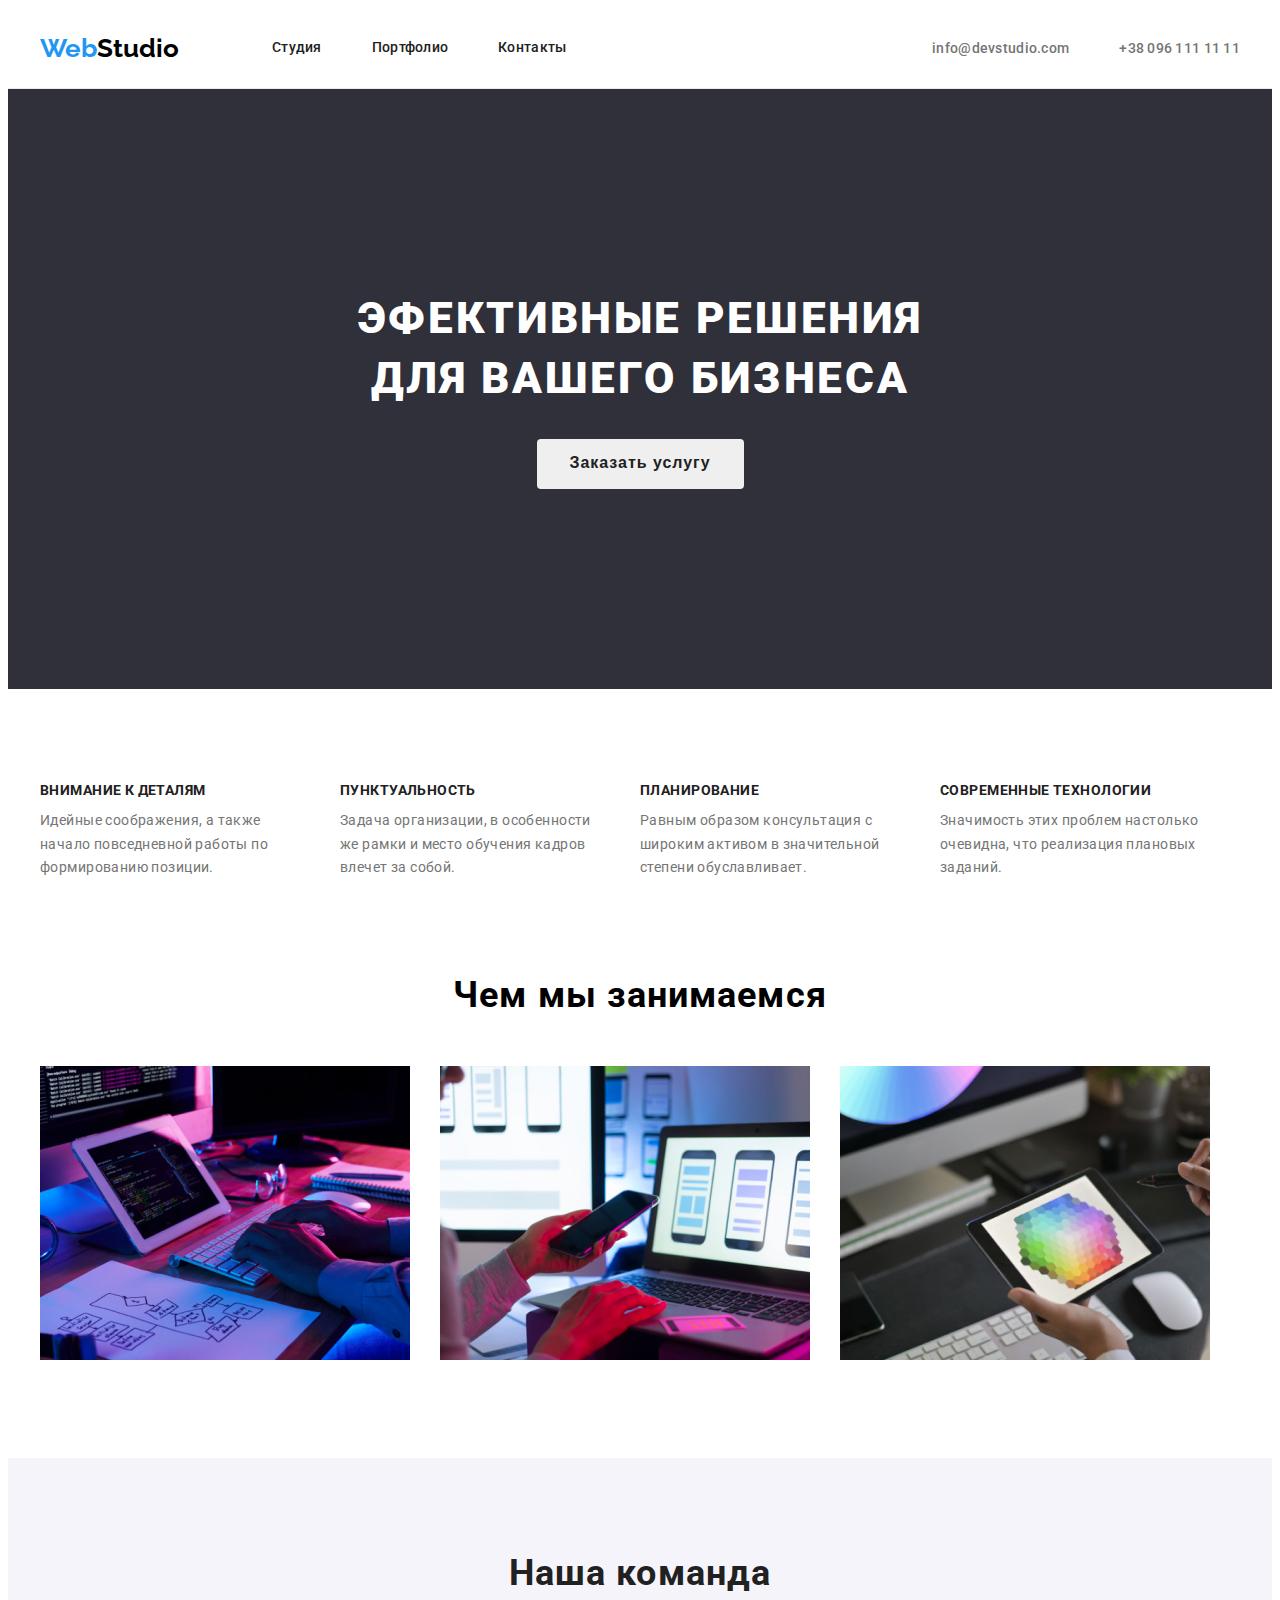
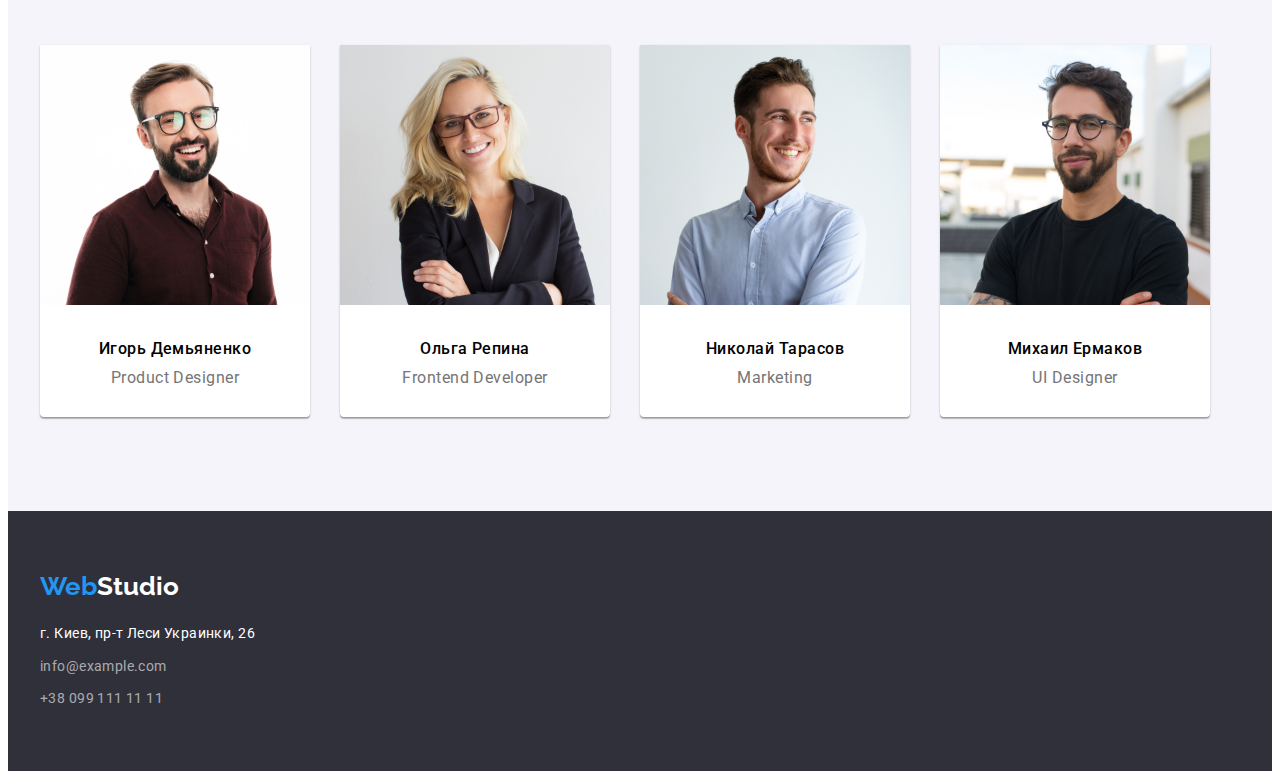
<file: index.html>
<!DOCTYPE html>
<html lang="ru">
  <head>
    <meta charset="UTF-8" />
    <meta http-equiv="X-UA-Compatible" content="IE=edge" />
    <meta name="viewport" content="width=device-width, initial-scale=1.0" />
    <title>Главнвя</title>
    <link rel="preconnect" href="https://fonts.googleapis.com" />
    <link rel="preconnect" href="https://fonts.gstatic.com" crossorigin />
    <link
      href="https://fonts.googleapis.com/css2?family=Raleway:wght@700&family=Roboto:wght@400;500;700;900&display=swap"
      rel="stylesheet"
    />
    <link
      rel="stylesheet"
      href="https://cdnjs.cloudflare.com/ajax/libs/modern-normalize/1.1.0/modern-normalize.min.css"
      integrity="sha512-wpPYUAdjBVSE4KJnH1VR1HeZfpl1ub8YT/NKx4PuQ5NmX2tKuGu6U/JRp5y+Y8XG2tV+wKQpNHVUX03MfMFn9Q=="
      crossorigin="anonymous"
      referrerpolicy="no-referrer"
    />
    <link rel="stylesheet" href="./css/styles.css" />
  </head>

  <body>
    <!-- Шапка сайта -->

    <header class="page-header">
      <div class="container header-style">
        <nav class="header-style">
          <a class="logo decor" href="./index.html"> <span class="logo-accent">Web</span>Studio</a>
          <ul class="list-style site-nav">
            <li class="item">
              <a class="hover-style link-style" href="./index.html">Студия</a>
            </li>
            <li class="item">
              <a class="hover-style link-style" href="./portfolio.html">Портфолио</a>
            </li>
            <li class="item">
              <a class="hover-style link-style" href="">Контакты</a>
            </li>
          </ul>
        </nav>

        <ul class="list-style contacts">
          <li class="contacts-item">
            <a class="contacts-link hover-style" href="mailto:info@devstudio.com"
              >info@devstudio.com</a
            >
          </li>
          <li class="contacts-item">
            <a class="contacts-link hover-style" href="tel:+380961111111">+38 096 111 11 11</a>
          </li>
        </ul>
      </div>
    </header>

    <!-- Основной контент -->

    <main>
      <section class="hero-section">
        <div class="container">
          <h1 class="hero-section-title">
            Эфективные решения <br />
            для вашего бизнеса
          </h1>
          <button type="button" class="hero-section-button">Заказать услугу</button>
        </div>
      </section>

      <!-- skill-section -->

      <section class="skill-section section">
        <div class="container">
          <h2 hidden>Скрытый заголовок</h2>
          <ul class="list-style">
            <li class="skill-section-list">
              <h3 class="skill-section-title">Внимание к деталям</h3>
              <p class="scill-section-text">
                Идейные соображения, а также начало повседневной работы по формированию позиции.
              </p>
            </li>
            <li class="skill-section-list">
              <h3 class="skill-section-title">Пунктуальность</h3>
              <p class="scill-section-text">
                Задача организации, в особенности же рамки и место обучения кадров влечет за собой.
              </p>
            </li>
            <li class="skill-section-list">
              <h3 class="skill-section-title">Планирование</h3>
              <p class="scill-section-text">
                Равным образом консультация с широким активом в значительной степени обуславливает.
              </p>
            </li>
            <li class="skill-section-list">
              <h3 class="skill-section-title">Современные технологии</h3>
              <p class="scill-section-text">
                Значимость этих проблем настолько очевидна, что реализация плановых заданий.
              </p>
            </li>
          </ul>
        </div>
      </section>

      <!-- work-section -->

      <section class="work-section section">
        <div class="container">
          <h2 class="work-section-title">Чем мы занимаемся</h2>
          <ul class="list-style">
            <li class="work-section-item">
              <img src="./images/work-pc.jpg" alt="Программист работающий в офисе" width="370" />
            </li>
            <li class="work-section-item">
              <img
                src="./images/work-notebook.jpg"
                hover-style
                alt="Дизайнеры разрабатываю мобильное приложение"
                width="370"
              />
            </li>
            <li class="work-section-item">
              <img
                src="./images/work-tablet.jpg"
                alt="Веб дизайн и выбор рабочего цвета"
                width="370"
              />
            </li>
          </ul>
        </div>
      </section>

      <!-- team-section -->

      <section class="team-section section">
        <div class="container">
          <h2 class="team-section-title">Наша команда</h2>
          <ul class="list-style">
            <li class="team-section-item">
              <img src="./images/igor.jpg" alt="Игорь Демьяненко" width="270" />
              <h3 class="team-section-person">Игорь Демьяненко</h3>
              <p class="team-section-text">Product Designer</p>
            </li>

            <li class="team-section-item">
              <img src="./images/olga.jpg" alt="Ольга Репина" width="270" />
              <h3 class="team-section-person">Ольга Репина</h3>
              <p class="team-section-text">Frontend Developer</p>
            </li>

            <li class="team-section-item">
              <img src="./images/nikolai.jpg" alt="Николай Тарасов" width="270" />
              <h3 class="team-section-person">Николай Тарасов</h3>
              <p class="team-section-text">Marketing</p>
            </li>

            <li class="team-section-item">
              <img src="./images/mihail.jpg" alt="Михаил Ермаков" width="270" />
              <h3 class="team-section-person">Михаил Ермаков</h3>
              <p class="team-section-text">UI Designer</p>
            </li>
          </ul>
        </div>
      </section>
    </main>

    <!-- Футер -->

    <footer class="footer-section">
      <div class="container">
        <a class="footer-logo" href="./index.html"
          ><span class="footer-logo-accent">Web</span>Studio</a
        >
        <address class="footer-adress">
          <ul class="list-style">
            <li>
              <a href="https://bit.ly/3pXMvUd"
                ><span class="footer-adress-style hover-style"
                  >г. Киев, пр-т Леси Украинки, 26</span
                ></a
              >
            </li>
            <li class="footer-item">
              <a href="mailto:info@example.com"
                ><span class="footer-contacts-style hover-style">info@example.com</span></a
              >
            </li>
            <li class="footer-item">
              <a href="tel:+380991111111"
                ><span class="footer-contacts-style hover-style">+38 099 111 11 11</span></a
              >
            </li>
          </ul>
        </address>
      </div>
    </footer>
  </body>
</html>
</file>
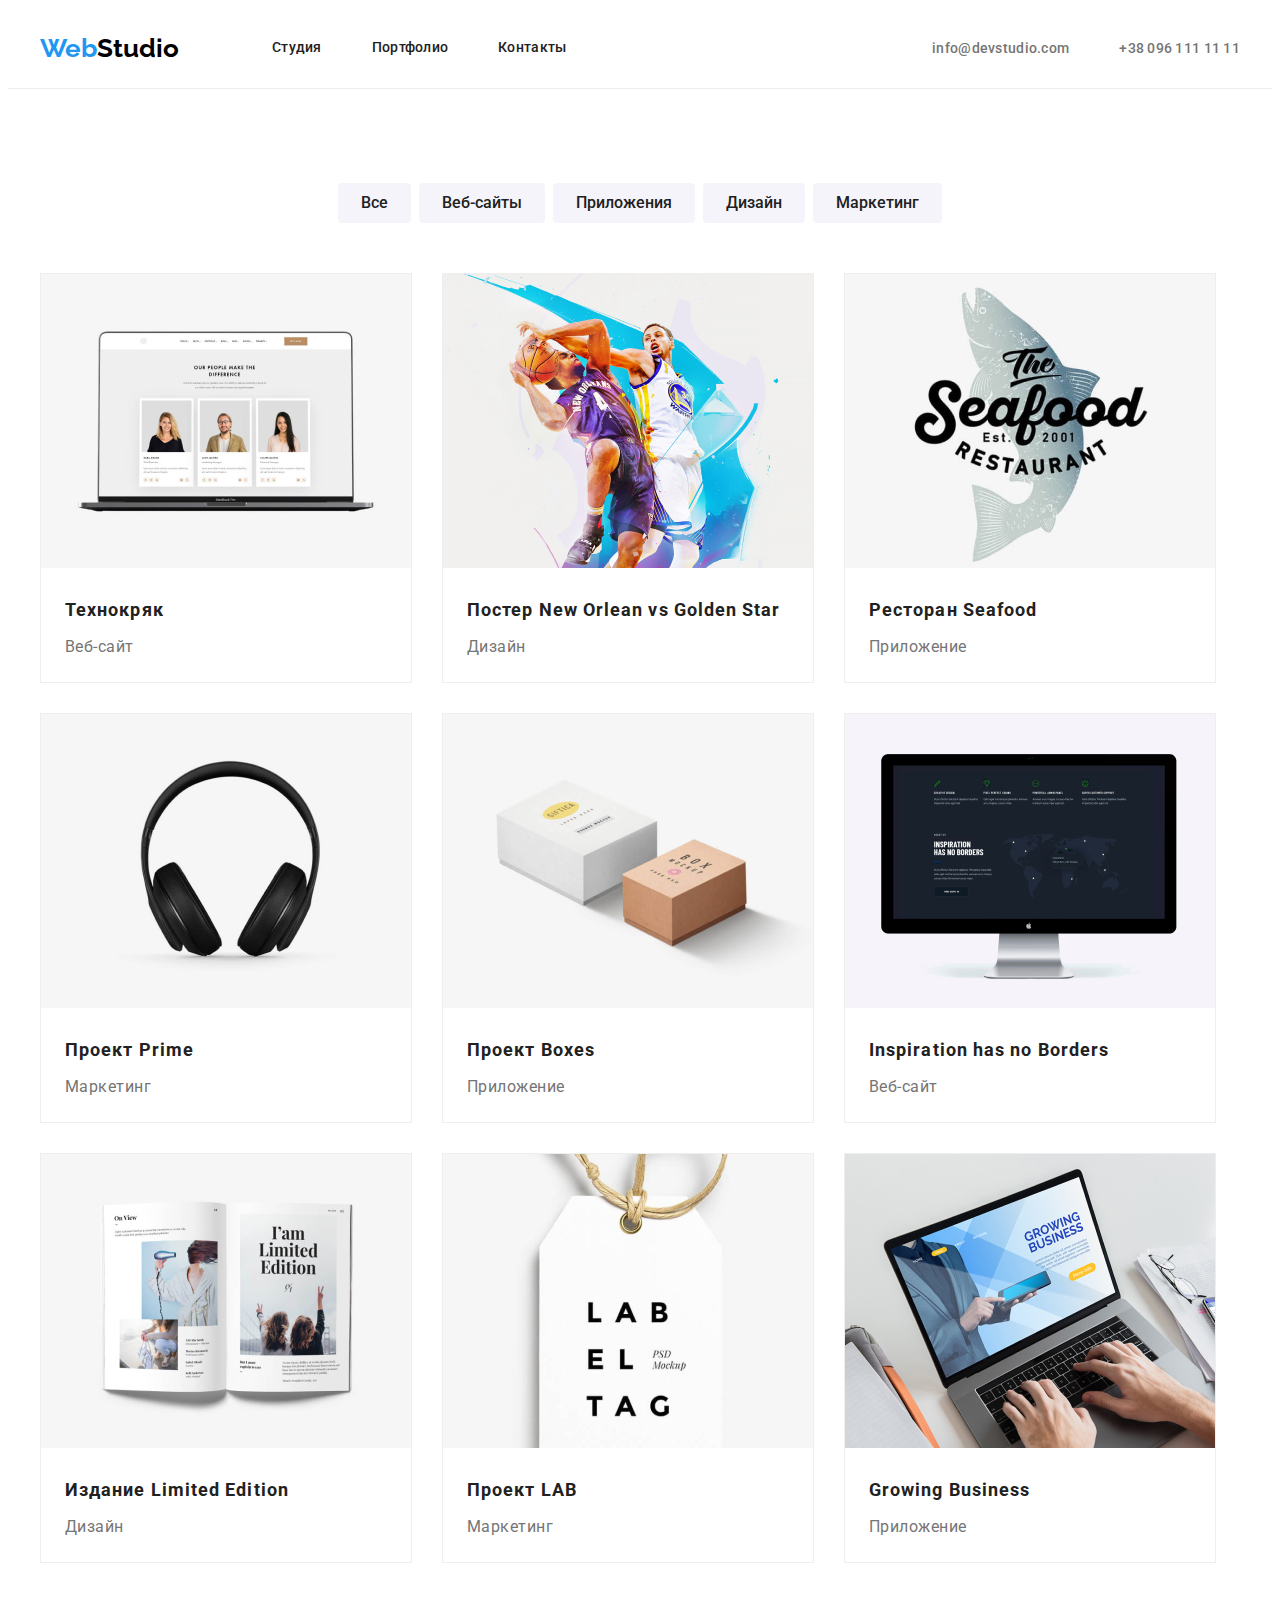
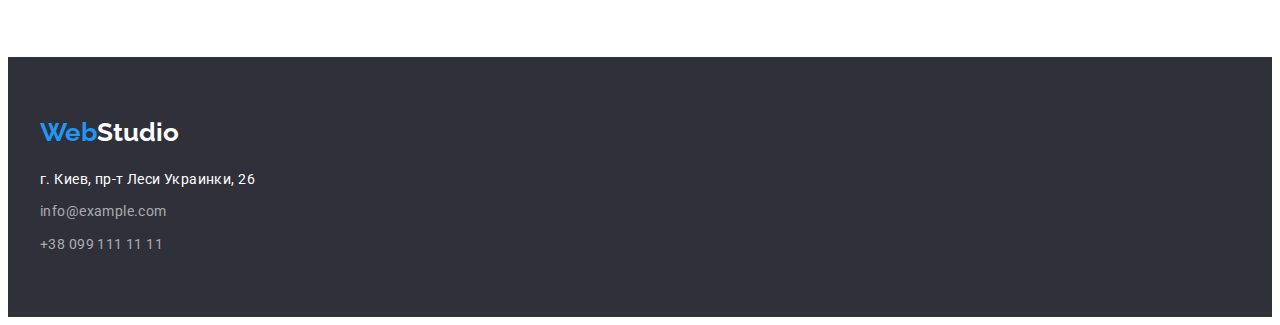
<file: portfolio.html>
<!DOCTYPE html>
<html lang="ru">
  <head>
    <meta charset="UTF-8" />
    <meta http-equiv="X-UA-Compatible" content="IE=edge" />
    <meta name="viewport" content="width=device-width, initial-scale=1.0" />
    <title>Портфолио</title>

    <link rel="preconnect" href="https://fonts.googleapis.com" />
    <link rel="preconnect" href="https://fonts.gstatic.com" crossorigin />
    <link
      href="https://fonts.googleapis.com/css2?family=Raleway:wght@700&family=Roboto:wght@400;500;700;900&display=swap"
      rel="stylesheet"
    />
    <link
      rel="stylesheet"
      href="https://cdnjs.cloudflare.com/ajax/libs/modern-normalize/1.1.0/modern-normalize.min.css"
      integrity="sha512-wpPYUAdjBVSE4KJnH1VR1HeZfpl1ub8YT/NKx4PuQ5NmX2tKuGu6U/JRp5y+Y8XG2tV+wKQpNHVUX03MfMFn9Q=="
      crossorigin="anonymous"
      referrerpolicy="no-referrer"
    />
    <link rel="stylesheet" href="./css/styles.css" />
  </head>

  <body>
    <!-- Шапка сайта -->

    <header class="page-header">
      <div class="container header-style">
        <nav class="header-style">
          <a class="logo decor" href="./index.html"> <span class="logo-accent">Web</span>Studio</a>
          <ul class="list-style site-nav">
            <li class="item">
              <a class="hover-style link-style" href="./index.html">Студия</a>
            </li>
            <li class="item">
              <a class="hover-style link-style" href="./portfolio.html">Портфолио</a>
            </li>
            <li class="item">
              <a class="hover-style link-style" href="">Контакты</a>
            </li>
          </ul>
        </nav>

        <ul class="list-style contacts">
          <li class="contacts-item">
            <a class="contacts-link hover-style" href="mailto:info@devstudio.com"
              >info@devstudio.com</a
            >
          </li>
          <li class="contacts-item">
            <a class="contacts-link hover-style" href="tel:+380961111111">+38 096 111 11 11</a>
          </li>
        </ul>
      </div>
    </header>

    <!-- Основной контент -->

    <main>
      <section class="main-section section">
        <div class="container">
          <h1 hidden>Примеры работ</h1>
          <ul class="list-style button-list">
            <li class="button-item">
              <button type="button" class="main-section-button">Все</button>
            </li>
            <li class="button-item">
              <button type="button" class="main-section-button">Веб-сайты</button>
            </li>
            <li class="button-item">
              <button type="button" class="main-section-button">Приложения</button>
            </li>
            <li class="button-item">
              <button type="button" class="main-section-button">Дизайн</button>
            </li>
            <li class="button-item">
              <button type="button" class="main-section-button">Маркетинг</button>
            </li>
          </ul>

          <ul class="list-style project-list">
            <li class="project-item">
              <img src="./images/techbook.jpg" alt="Технокряк" width="370" />
              <div class="project-text">
                <h3 class="main-section-projects">Технокряк</h3>
                <p class="main-section-title">Веб-сайт</p>
              </div>
            </li>

            <li class="project-item">
              <img
                src="./images/poster-new-orlean.jpg"
                alt="Постер New Orlean vs Golden Star"
                width="370"
              />
              <div class="project-text">
                <h3 class="main-section-projects">Постер New Orlean vs Golden Star</h3>
                <p class="main-section-title">Дизайн</p>
              </div>
            </li>

            <li class="project-item">
              <img src="./images/rest-seafood.jpg" alt="Ресторан Seafood" width="370" />
              <div class="project-text">
                <h3 class="main-section-projects">Ресторан Seafood</h3>
                <p class="main-section-title">Приложение</p>
              </div>
            </li>

            <li class="project-item">
              <img src="./images/project-prime.jpg" alt="Проект Prime" width="370" />
              <div class="project-text">
                <h3 class="main-section-projects">Проект Prime</h3>
                <p class="main-section-title">Маркетинг</p>
              </div>
            </li>

            <li class="project-item">
              <img src="./images/project-boxes.jpg" alt="Проект Boxes" width="370" />
              <div class="project-text">
                <h3 class="main-section-projects">Проект Boxes</h3>
                <p class="main-section-title">Приложение</p>
              </div>
            </li>

            <li class="project-item">
              <img
                src="./images/inspiration-has-no-b.jpg"
                alt="Inspiration has no Borders"
                width="370"
              />
              <div class="project-text">
                <h3 class="main-section-projects">Inspiration has no Borders</h3>
                <p class="main-section-title">Веб-сайт</p>
              </div>
            </li>

            <li class="project-item">
              <img src="./images/edition-le.jpg" alt="Издание Limited Edition" width="370" />
              <div class="project-text">
                <h3 class="main-section-projects">Издание Limited Edition</h3>
                <p class="main-section-title">Дизайн</p>
              </div>
            </li>

            <li class="project-item">
              <img src="./images/project-lab.jpg" alt="Проект LAB" width="370" />
              <div class="project-text">
                <h3 class="main-section-projects">Проект LAB</h3>
                <p class="main-section-title">Маркетинг</p>
              </div>
            </li>

            <li class="project-item">
              <img src="./images/growing-business.jpg" alt="Growing Business" width="370" />
              <div class="project-text">
                <h3 class="main-section-projects">Growing Business</h3>
                <p class="main-section-title">Приложение</p>
              </div>
            </li>
          </ul>
        </div>
      </section>
    </main>

    <!-- Футер -->

    <footer class="footer-section">
      <div class="container">
        <a class="footer-logo" href="./index.html"
          ><span class="footer-logo-accent">Web</span>Studio</a
        >
        <address class="footer-adress">
          <ul class="list-style">
            <li>
              <a href="https://bit.ly/3pXMvUd"
                ><span class="footer-adress-style hover-style"
                  >г. Киев, пр-т Леси Украинки, 26</span
                ></a
              >
            </li>
            <li class="footer-item">
              <a href="mailto:info@example.com"
                ><span class="footer-contacts-style hover-style">info@example.com</span></a
              >
            </li>
            <li class="footer-item">
              <a href="tel:+380991111111"
                ><span class="footer-contacts-style hover-style">+38 099 111 11 11</span></a
              >
            </li>
          </ul>
        </address>
      </div>
    </footer>
  </body>
</html>
</file>
<file: css/styles.css>
:root {
  --primary-text-color: #212121;
  --second-text-color: #757575;
  --accent-color: #2196f3;
  --white-text-color: #ffffff;
  --main-background-color: #ffffff;
}

body {
  font-family: 'Roboto', sans-serif;
  font-style: normal;
  background: var(--main-background-color);
}

h1,
h2,
h3,
h4,
h5,
h6,
p {
  margin: 0;
}

.list-style {
  list-style: none;
  text-decoration: none;
  padding: 0;
  margin: 0;
}

.decor {
  text-decoration: none;
}

.hover-style:hover,
hover-style:focus {
  color: var(--accent-color);
  text-decoration: none;
}

.container {
  width: 100%;
  max-width: 1200px;
  padding-left: 15px;
  padding-right: 15px;
  margin-left: auto;
  margin-right: auto;
  /* outline: 2px solid tomato; */
}

.section {
  padding-top: 94px;
  padding-bottom: 94px;
}

/* Шапка общая*/

.page-header {
  border-bottom: 1px solid #ececec;
}

.header-style {
  display: flex;
  align-items: center;
}

.site-nav {
  display: flex;
  margin-left: 93px;
}

/* .site-nav .item {
  outline: 2px solid tomato;
} */

.site-nav .item + .item {
  margin-left: 50px;
}

.logo {
  font-family: 'Raleway';
  font-style: 400;
  font-weight: 700;
  font-size: 26px;
  line-height: 1.19;
  color: #000000;
}

.logo-accent {
  color: var(--accent-color);
}

.link-style {
  display: block;
  padding-top: 32px;
  padding-bottom: 32px;

  color: var(--primary-text-color);

  font-style: normal;
  font-weight: 500;
  font-size: 14px;
  line-height: 1.14;
  letter-spacing: 0.02em;
  text-decoration: none;
}

.contacts .contacts-item + .contacts-item {
  margin-left: 50px;
}

.contacts {
  display: flex;
  margin-left: auto;
}

.contacts-link {
  font-weight: 500;
  font-size: 14px;
  line-height: 1.14;
  letter-spacing: 0.02em;
  color: var(--second-text-color);
  text-decoration: none;
}

/* Основной контент - главная */

.hero-section {
  background: #2f303a;
  padding-top: 200px;
  padding-bottom: 200px;
  text-align: center;
}

.hero-section-title {
  font-style: n400;
  font-weight: 900;
  font-size: 44px;
  line-height: 1.36;

  text-align: center;
  letter-spacing: 0.06em;
  text-transform: uppercase;
  color: var(--white-text-color);
  /* padding-top: 200px; */
  margin-bottom: 30px;
}

.hero-section-button {
  min-width: 200px;
  height: 50px;
  cursor: pointer;
  font-weight: 700;
  font-size: 16px;
  line-height: 0.53;
  align-items: center;
  text-align: center;
  letter-spacing: 0.06em;
  color: var(--primary-text-color);
  border-radius: 4px;
  padding: 10px 32px;
  border: 1px solid transparent;
}

.hero-section-button:hover,
.hero-section-button:focus {
  background-color: #2196f3;
  color: var(--white-text-color);
}

/* skill-section */

.skill-section-list {
  width: 270px;
  flex-wrap: wrap;
  /* margin-right: 30px; */
}

.skill-section-list:not(:last-child) {
  margin-right: 30px;
}

.skill-section .list-style {
  display: flex;
  /* outline: 2px solid tomato; */
}

.skill-section-title {
  font-weight: 700;
  font-size: 14px;
  line-height: 1.14;
  letter-spacing: 0.03em;
  text-transform: uppercase;
  color: var(--primary-text-color);
  padding-bottom: 10px;
}

.scill-section-text {
  font-size: 14px;
  line-height: 1.71;
  letter-spacing: 0.03em;
  color: var(--second-text-color);
}

/* work-section */

.work-section {
  padding-top: 0px;
}

.work-section-title {
  font-style: normal;
  font-weight: 700;
  font-size: 36px;
  line-height: 1.17;
  text-align: center;
  letter-spacing: 0.03em;
}

.work-section .list-style {
  display: flex;
  margin-top: 50px;
  /* outline: 2px solid tomato; */
}

.work-section-item:not(:last-child) {
  margin-right: 30px;
}

/* team-section */

.team-section {
  background: #f5f4fa;
}

.team-section .list-style {
  display: flex;
  margin-top: 50px;
  /* outline: 2px solid tomato; */
}

.team-section-item:not(:last-child) {
  margin-right: 30px;
}

.team-section-item {
  box-shadow: 0px 1px 3px rgba(0, 0, 0, 0.12), 0px 1px 1px rgba(0, 0, 0, 0.14),
    0px 2px 1px rgba(0, 0, 0, 0.2);
  border-radius: 0px 0px 4px 4px;
  background: #ffffff;
}

.team-section-title {
  font-style: normal;
  font-weight: 700;
  font-size: 36px;
  line-height: 1.17;
  text-align: center;
  letter-spacing: 0.03em;
  color: var(--primary-text-color);
}

.team-section-person {
  font-style: normal;
  font-weight: 500;
  font-size: 16px;
  line-height: 1.19;
  text-align: center;
  letter-spacing: 0.03em;
  margin-top: 30px;
}

.team-section-text {
  font-size: 16px;
  line-height: 1.19;
  text-align: center;
  letter-spacing: 0.03em;
  color: var(--second-text-color);
  margin-top: 10px;
  margin-bottom: 30px;
}

/* Основной контент - портфолио*/

.button-list {
  display: flex;
  justify-content: center;
  /* padding-top: 94px; */
}

.button-list .button-item + .button-item {
  margin-left: 8px;
}

.main-section-button {
  padding: 6px 22px;
  background: #f5f4fa;
  border-radius: 4px;

  font-family: 'Roboto';
  font-style: inherit;
  font-weight: 500;
  font-size: 16px;
  line-height: 1.62;
  color: var(--primary-text-color);
  cursor: pointer;
  border: 1px solid transparent;
}

.main-section-button:hover,
.main-section-button:focus {
  background-color: #2196f3;
  color: var(--white-text-color);
}

.project-list {
  display: flex;
  flex-wrap: wrap;
  margin-top: 50px;
  /* padding-bottom: 94px; */
  /* outline: 2px solid tomato; */
}

.project-item {
  width: 370px;
  margin-right: 30px;
  margin-bottom: 30px;
  background: #ffffff;
  border: 1px solid #eeeeee;
}

.project-item:nth-child(3n) {
  margin-right: 0;
}

.project-item:nth-last-child(-n + 3) {
  margin-bottom: 0;
}

.main-section-projects {
  font-weight: 700;
  font-size: 18px;
  line-height: 2;
  letter-spacing: 0.06em;
  color: var(--primary-text-color);
  margin-bottom: 4px;
}

.main-section-title {
  font-weight: 400;
  font-size: 16px;
  line-height: 1.87;
  letter-spacing: 0.03em;
  color: var(--second-text-color);
}

.project-text {
  padding: 20px 24px;
}

/* Футер общий*/

.footer-section {
  background-color: #2f303a;
  padding-top: 60px;
  padding-bottom: 60px;
}

.footer-logo {
  font-family: 'Raleway';
  font-style: 400;
  font-weight: 700;
  font-size: 26px;
  line-height: 1.19;
  color: var(--white-text-color);
  text-decoration: none;
}

.footer-logo-accent {
  color: var(--accent-color);
}

.footer-adress-style {
  font-style: normal;
  font-weight: 400;
  font-size: 14px;
  line-height: 1.71;
  letter-spacing: 0.03em;
  color: var(--white-text-color);
}

.footer-contacts-style {
  font-style: normal;
  font-weight: 400;
  font-size: 14px;
  line-height: 1.71;
  letter-spacing: 0.03em;
  color: rgba(255, 255, 255, 0.6);
}

.list-style a {
  text-decoration: none;
}

.footer-adress {
  margin-top: 20px;
}

.footer-item {
  margin-top: 9px;
}
</file>
